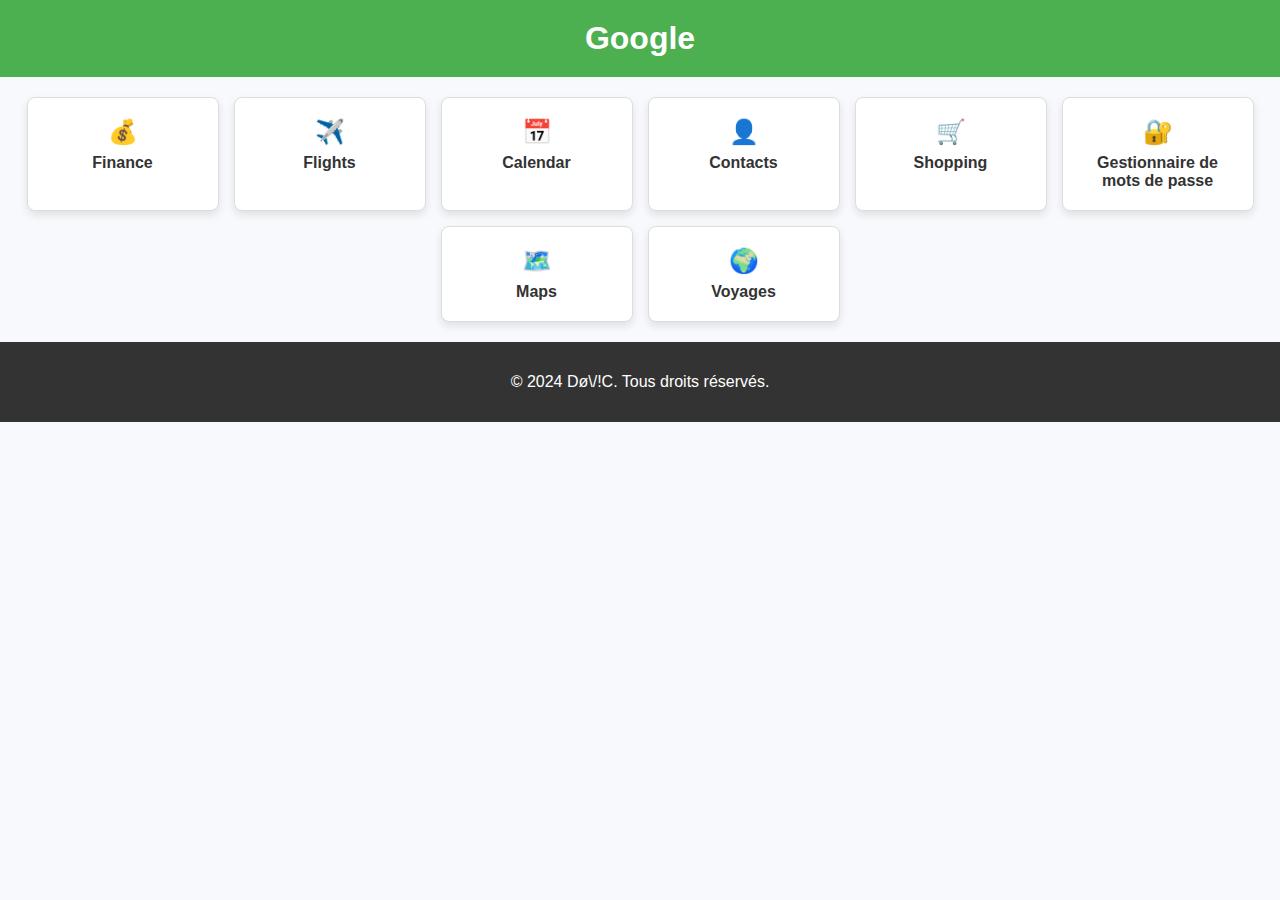
<file: index.html>
<!doctype html>
<html lang="fr">

<head>
    <meta charset="utf-8">
    <meta name="viewport" content="width=device-width, initial-scale=1.0">
    <title>Dø\/!C</title>

    <style>
        /* Style général */
        body {
            font-family: Arial, sans-serif;
            margin: 0;
            padding: 0;
            display: flex;
            flex-direction: column;
            align-items: center;
            text-align: center;
            background-color: #f7f9fc;
        }

        header {
            padding: 20px;
            background-color: #4CAF50;
            color: white;
            width: 100%;
        }

        h1 {
            margin: 0;
        }

        /* Conteneur de cartes */
        .card-container {
            display: flex;
            flex-wrap: wrap;
            gap: 15px;
            justify-content: center;
            padding: 20px;
        }

        /* Style de chaque carte */
        .card {
            background-color: #ffffff;
            border: 1px solid #ddd;
            border-radius: 8px;
            padding: 20px;
            width: 150px;
            text-align: center;
            box-shadow: 0 4px 8px rgba(0, 0, 0, 0.1);
            transition: transform 0.2s ease, box-shadow 0.2s ease;
        }

        .card a {
            text-decoration: none;
            color: #333;
            font-weight: bold;
            display: flex;
            flex-direction: column;
            align-items: center;
            gap: 8px;
        }

        .card a:hover {
            color: #4CAF50;
        }

        .card:hover {
            transform: scale(1.05);
            box-shadow: 0 6px 12px rgba(0, 0, 0, 0.2);
        }

        /* Pied de page */
        footer {
            margin-top: auto;
            padding: 15px;
            background-color: #333;
            color: white;
            width: 100%;
            text-align: center;
        }

        /* Icônes */
        .card-icon {
            font-size: 24px;
            color: #4CAF50;
        }
    </style>
</head>

<body>

    <header>
        <h1>Google</h1>
    </header>

    <main>
        <section class="card-container">
            <div class="card">
                <a href="#">
                    <span class="card-icon">💰</span>
                    Finance
                </a>
            </div>
            <div class="card">
                <a href="#">
                    <span class="card-icon">✈️</span>
                    Flights
                </a>
            </div>
            <div class="card">
                <a href="#">
                    <span class="card-icon">📅</span>
                    Calendar
                </a>
            </div>
            <div class="card">
                <a href="#">
                    <span class="card-icon">👤</span>
                    Contacts
                </a>
            </div>
            <div class="card">
                <a href="#">
                    <span class="card-icon">🛒</span>
                    Shopping
                </a>
            </div>
            <div class="card">
                <a href="#">
                    <span class="card-icon">🔐</span>
                    Gestionnaire de mots de passe
                </a>
            </div>
            <div class="card">
                <a href="#">
                    <span class="card-icon">🗺️</span>
                    Maps
                </a>
            </div>
            <div class="card">
                <a href="#">
                    <span class="card-icon">🌍</span>
                    Voyages
                </a>
            </div>
        </section>
    </main>

    <footer>
        <p>&copy; 2024 Dø\/!C. Tous droits réservés.</p>
    </footer>

</body>

</html>
</file>
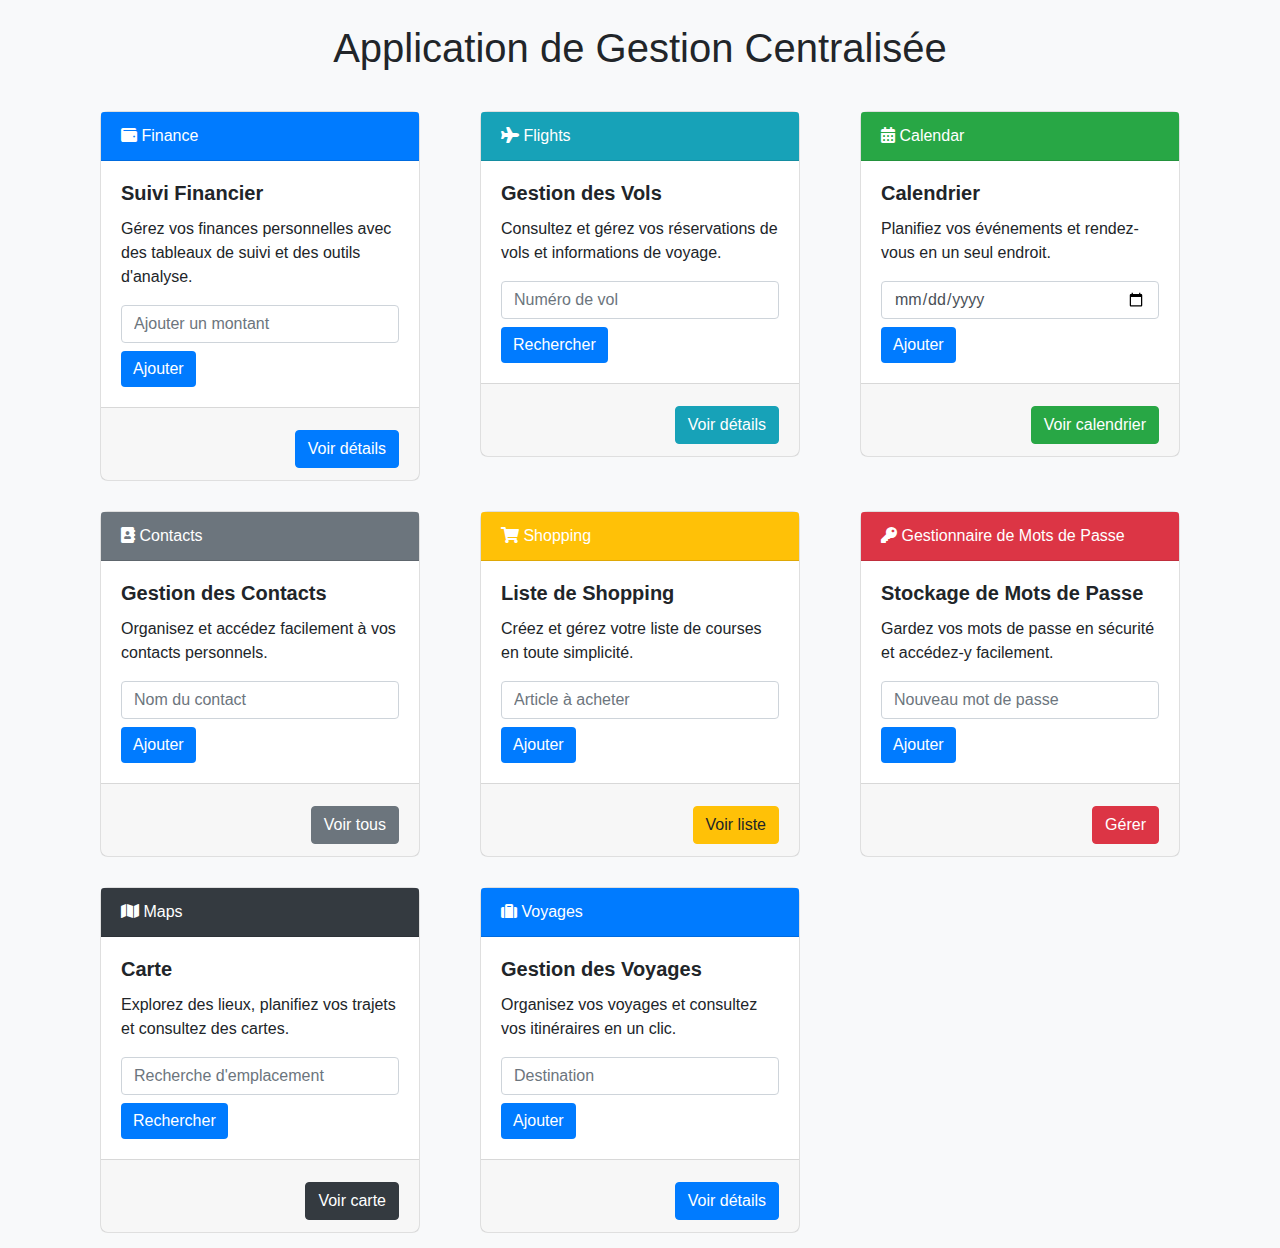
<file: 0.html>
<!DOCTYPE html>
<html lang="fr">

<head>
    <meta charset="UTF-8">
    <meta name="viewport" content="width=device-width, initial-scale=1.0">
    <title>Application de Gestion Centralisée</title>
    <!-- Bootstrap CSS -->
    <link href="https://maxcdn.bootstrapcdn.com/bootstrap/4.5.2/css/bootstrap.min.css" rel="stylesheet">
    <!-- Font Awesome CSS -->
    <link rel="stylesheet" href="https://cdnjs.cloudflare.com/ajax/libs/font-awesome/5.15.4/css/all.min.css">
    <style>
        /* Styles supplémentaires */
        body {
            background-color: #f8f9fa;
        }

        .card {
            margin: 15px;
            border-radius: 8px;
        }

        .card-title {
            font-weight: bold;
        }

        .container {
            margin-top: 20px;
        }

        .btn-custom {
            background-color: #007bff;
            color: #fff;
            border: none;
        }

        .btn-custom:hover {
            background-color: #0056b3;
            color: #fff;
        }

        .card-footer .btn {
            margin-top: 10px;
        }
    </style>
</head>

<body>
    <div class="container">
        <h1 class="text-center my-4">Application de Gestion Centralisée</h1>
        <div class="row">
            <!-- Carte Finance -->
            <div class="col-md-4">
                <div class="card">
                    <div class="card-header bg-primary text-white">
                        <i class="fas fa-wallet"></i> Finance
                    </div>
                    <div class="card-body">
                        <h5 class="card-title">Suivi Financier</h5>
                        <p class="card-text">Gérez vos finances personnelles avec des tableaux de suivi et des outils
                            d'analyse.</p>
                        <input type="number" class="form-control mb-2" placeholder="Ajouter un montant">
                        <button class="btn btn-custom">Ajouter</button>
                    </div>
                    <div class="card-footer text-right">
                        <button class="btn btn-primary">Voir détails</button>
                    </div>
                </div>
            </div>

            <!-- Carte Flights -->
            <div class="col-md-4">
                <div class="card">
                    <div class="card-header bg-info text-white">
                        <i class="fas fa-plane"></i> Flights
                    </div>
                    <div class="card-body">
                        <h5 class="card-title">Gestion des Vols</h5>
                        <p class="card-text">Consultez et gérez vos réservations de vols et informations de voyage.</p>
                        <input type="text" class="form-control mb-2" placeholder="Numéro de vol">
                        <button class="btn btn-custom">Rechercher</button>
                    </div>
                    <div class="card-footer text-right">
                        <button class="btn btn-info">Voir détails</button>
                    </div>
                </div>
            </div>

            <!-- Carte Calendar -->
            <div class="col-md-4">
                <div class="card">
                    <div class="card-header bg-success text-white">
                        <i class="fas fa-calendar-alt"></i> Calendar
                    </div>
                    <div class="card-body">
                        <h5 class="card-title">Calendrier</h5>
                        <p class="card-text">Planifiez vos événements et rendez-vous en un seul endroit.</p>
                        <input type="date" class="form-control mb-2">
                        <button class="btn btn-custom">Ajouter</button>
                    </div>
                    <div class="card-footer text-right">
                        <button class="btn btn-success">Voir calendrier</button>
                    </div>
                </div>
            </div>

            <!-- Carte Contacts -->
            <div class="col-md-4">
                <div class="card">
                    <div class="card-header bg-secondary text-white">
                        <i class="fas fa-address-book"></i> Contacts
                    </div>
                    <div class="card-body">
                        <h5 class="card-title">Gestion des Contacts</h5>
                        <p class="card-text">Organisez et accédez facilement à vos contacts personnels.</p>
                        <input type="text" class="form-control mb-2" placeholder="Nom du contact">
                        <button class="btn btn-custom">Ajouter</button>
                    </div>
                    <div class="card-footer text-right">
                        <button class="btn btn-secondary">Voir tous</button>
                    </div>
                </div>
            </div>

            <!-- Carte Shopping -->
            <div class="col-md-4">
                <div class="card">
                    <div class="card-header bg-warning text-white">
                        <i class="fas fa-shopping-cart"></i> Shopping
                    </div>
                    <div class="card-body">
                        <h5 class="card-title">Liste de Shopping</h5>
                        <p class="card-text">Créez et gérez votre liste de courses en toute simplicité.</p>
                        <input type="text" class="form-control mb-2" placeholder="Article à acheter">
                        <button class="btn btn-custom">Ajouter</button>
                    </div>
                    <div class="card-footer text-right">
                        <button class="btn btn-warning">Voir liste</button>
                    </div>
                </div>
            </div>

            <!-- Carte Gestionnaire de Mots de Passe -->
            <div class="col-md-4">
                <div class="card">
                    <div class="card-header bg-danger text-white">
                        <i class="fas fa-key"></i> Gestionnaire de Mots de Passe
                    </div>
                    <div class="card-body">
                        <h5 class="card-title">Stockage de Mots de Passe</h5>
                        <p class="card-text">Gardez vos mots de passe en sécurité et accédez-y facilement.</p>
                        <input type="password" class="form-control mb-2" placeholder="Nouveau mot de passe">
                        <button class="btn btn-custom">Ajouter</button>
                    </div>
                    <div class="card-footer text-right">
                        <button class="btn btn-danger">Gérer</button>
                    </div>
                </div>
            </div>

            <!-- Carte Maps -->
            <div class="col-md-4">
                <div class="card">
                    <div class="card-header bg-dark text-white">
                        <i class="fas fa-map"></i> Maps
                    </div>
                    <div class="card-body">
                        <h5 class="card-title">Carte</h5>
                        <p class="card-text">Explorez des lieux, planifiez vos trajets et consultez des cartes.</p>
                        <input type="text" class="form-control mb-2" placeholder="Recherche d'emplacement">
                        <button class="btn btn-custom">Rechercher</button>
                    </div>
                    <div class="card-footer text-right">
                        <button class="btn btn-dark">Voir carte</button>
                    </div>
                </div>
            </div>

            <!-- Carte Voyages -->
            <div class="col-md-4">
                <div class="card">
                    <div class="card-header bg-primary text-white">
                        <i class="fas fa-suitcase"></i> Voyages
                    </div>
                    <div class="card-body">
                        <h5 class="card-title">Gestion des Voyages</h5>
                        <p class="card-text">Organisez vos voyages et consultez vos itinéraires en un clic.</p>
                        <input type="text" class="form-control mb-2" placeholder="Destination">
                        <button class="btn btn-custom">Ajouter</button>
                    </div>
                    <div class="card-footer text-right">
                        <button class="btn btn-primary">Voir détails</button>
                    </div>
                </div>
            </div>
        </div>
    </div>

    <!-- Bootstrap JS and dependencies -->
    <script src="https://code.jquery.com/jquery-3.5.1.slim.min.js"></script>
    <script src="https://cdn.jsdelivr.net/npm/@popperjs/core@2.5.3/dist/umd/popper.min.js"></script>
    <script src="https://stackpath.bootstrapcdn.com/bootstrap/4.5.2/js/bootstrap.min.js"></script>
    <script>
        // JavaScript pour gérer les actions spécifiques à chaque carte
        document.querySelectorAll('.card').forEach(card => {
            card.querySelector('.btn-custom').addEventListener('click', (event) => {
                event.preventDefault();
                alert("Action non implémentée");
            });
        });
    </script>
</body>

</html>
</file>
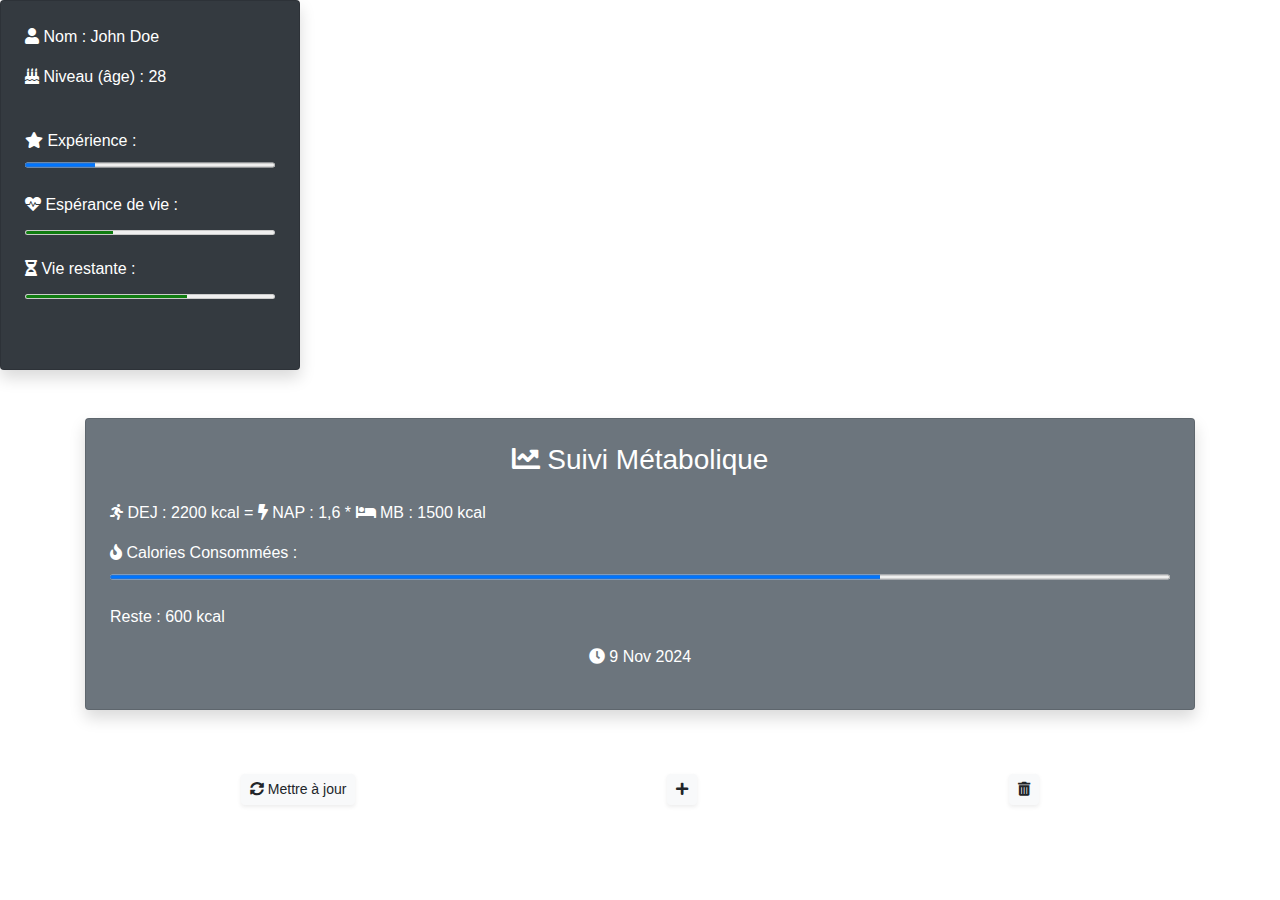
<file: backup/calc.html>
<!DOCTYPE html>
<html lang="fr">
<head>
    <meta charset="UTF-8"><meta name="viewport" content="width=device-width, initial-scale=1.0">
    <link href="https://maxcdn.bootstrapcdn.com/bootstrap/4.5.2/css/bootstrap.min.css" rel="stylesheet"><link rel="stylesheet" href="https://cdnjs.cloudflare.com/ajax/libs/font-awesome/5.15.4/css/all.min.css">
</head><body>




    <div class="card shadow bg-dark text-white p-4" style="max-width: 300px;">
        <section class="mb-4">
            <p><i class="fas fa-user"></i> Nom : <output name="nom-prenom">John Doe</output></p>
            <p><i class="fas fa-birthday-cake"></i> Niveau (âge) : <output name="niveau-age">28</output></p>
        </section>
        <section class="mb-4">
            <p><i class="fas fa-star"></i> Expérience : <progress value="28" max="100" class="w-100" style="height: 10px;">28%</progress></p>
            <p><i class="fas fa-heartbeat"></i> Espérance de vie : <meter min="0" max="80" value="28" class="w-100" style="height: 10px;">35%</meter></p>
            <p><i class="fas fa-hourglass-half"></i> Vie restante : <meter min="0" max="80" value="52" class="w-100" style="height: 10px;">65%</meter></p>
        </section>
    </div>

    <div class="container mt-5 mb-5">
        <div class="card shadow bg-secondary text-white p-4">
            <h3 class="text-center mb-4"><i class="fas fa-chart-line"></i> Suivi Métabolique</h3>
            
            <p>
                <span title="Dépense Énergétique Journalière (DEJ)"><i class="fas fa-running"></i> DEJ : <output id="depense_energetique_journaliere">2200</output> kcal</span> = 
                <span title="Niveau d'Activité Physique (NAP)"><i class="fas fa-bolt"></i> NAP : <output id="niveau_activite_physique">1,6</output></span> * 
                <span title="Métabolisme de Base (MB)"><i class="fas fa-bed"></i> MB : <output id="metabolisme_base">1500</output> kcal</span>
            </p>

            <p><i class="fas fa-fire"></i> Calories Consommées : <progress value="1600" max="2200" class="w-100" style="height: 10px;">1600</progress></p>
            <p>Reste : <output>600</output> kcal</p>
            
            <p class="text-center"><i class="fas fa-clock"></i> <time datetime="2024-11-09">9 Nov 2024</time></p>
        </div>
    </div>

    <!-- Barre d'actions en bas de la page -->
    <div class="p-3">
        <div class="container d-flex justify-content-around">
            <button class="btn btn-light btn-sm shadow-sm" onclick="document.getElementById('info-dialog').showModal()"><i class="fas fa-sync-alt"></i> Mettre à jour</button>
            <button class="btn btn-light btn-sm shadow-sm" title="Ajouter"><i class="fas fa-plus"></i></button>
            <button class="btn btn-light btn-sm shadow-sm" title="Supprimer"><i class="fas fa-trash-alt"></i></button>
        </div>
    </div>

    <!-- La boîte de dialogue contenant les champs de saisie -->
    <dialog id="info-dialog">
        <form method="dialog">
            <h2>Mettre à jour les informations</h2>

            <label for="nom">Nom :</label>
            <input type="text" id="nom" name="nom" required>

            <label for="prenom">Prénom :</label>
            <input type="text" id="prenom" name="prenom" required>

            <label for="date-naissance">Date de Naissance :</label>
            <input type="date" id="date-naissance" name="date-naissance" required>

            <label for="poids">Poids (kg) :</label>
            <input type="number" id="poids" name="poids" min="0" step="0.1" required>

            <label for="taille">Taille (cm) :</label>
            <input type="number" id="taille" name="taille" min="0" step="0.1" required>

            <label for="sexe">Sexe :</label>
            <select id="sexe" name="sexe" required>
            <option value="male">Masculin</option>
            <option value="female">Féminin</option>
            <option value="other">Autre</option>
            </select>

            <!-- Boutons pour confirmer ou annuler -->
            <menu>
            <button type="submit">Confirmer</button>
            <button type="button" onclick="document.getElementById('info-dialog').close()">Annuler</button>
            </menu>
        </form>
    </dialog>

    <!-- Bootstrap JS and dependencies -->
    <script src="https://code.jquery.com/jquery-3.5.1.slim.min.js"></script>
    <script src="https://cdn.jsdelivr.net/npm/@popperjs/core@2.5.3/dist/umd/popper.min.js"></script>
    <script src="https://stackpath.bootstrapcdn.com/bootstrap/4.5.2/js/bootstrap.min.js"></script>

</body>
</html>
</file>
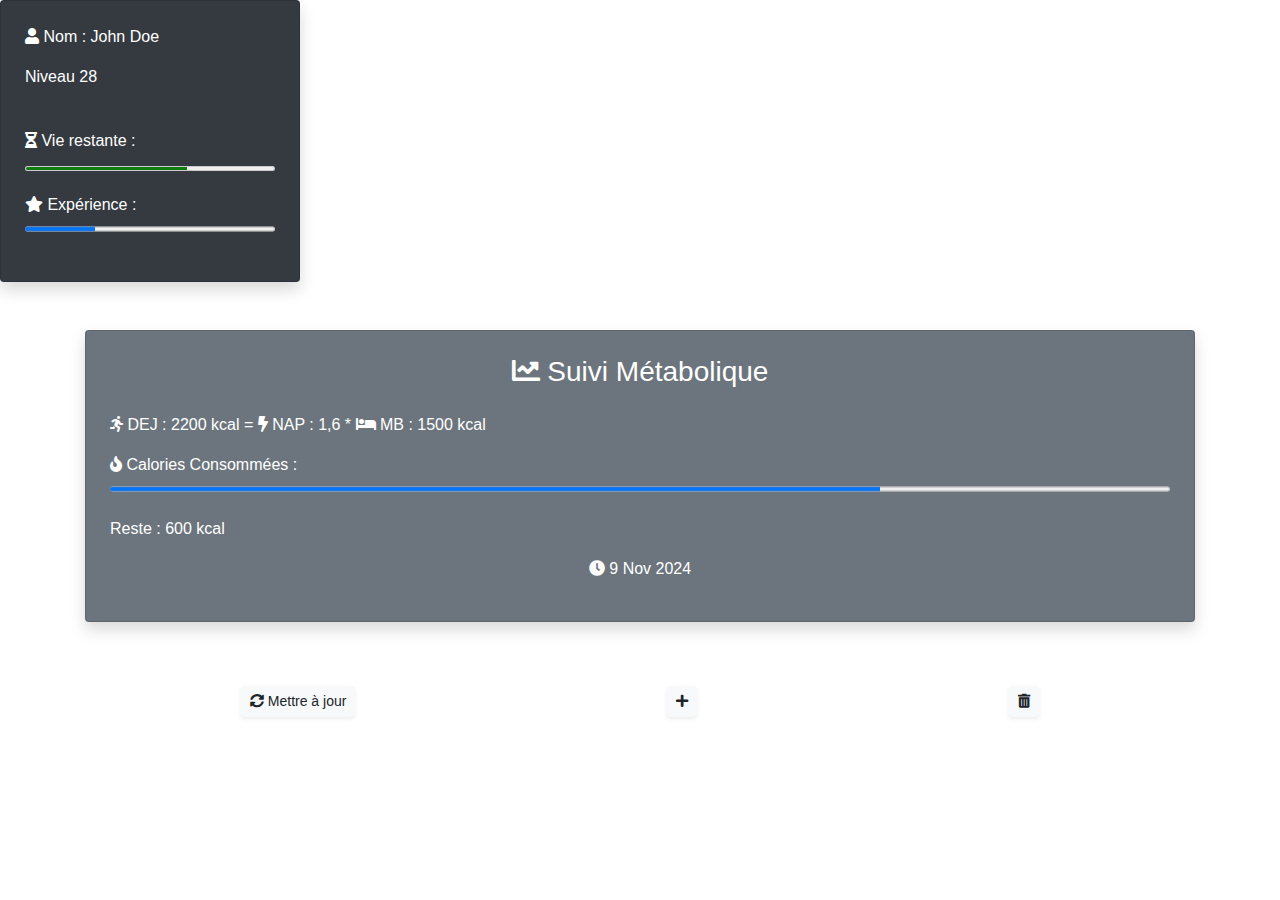
<file: backup/calc1.html>
<!DOCTYPE html>
<html lang="fr">
<head>
    <meta charset="UTF-8"><meta name="viewport" content="width=device-width, initial-scale=1.0">
    <link href="https://maxcdn.bootstrapcdn.com/bootstrap/4.5.2/css/bootstrap.min.css" rel="stylesheet"><link rel="stylesheet" href="https://cdnjs.cloudflare.com/ajax/libs/font-awesome/5.15.4/css/all.min.css">
</head><body>




    <div class="card shadow bg-dark text-white p-4" style="max-width: 300px;">
        <section class="mb-4">
            <p><i class="fas fa-user"></i> Nom : <output name="nom-prenom">John Doe</output></p>
            <p title="Age">Niveau <output name="niveau-age">28</output></p>
        </section>
        <section>
            <p><i class="fas fa-hourglass-half"></i> Vie restante : <meter min="0" max="80" value="52" class="w-100" style="height: 10px;">65%</meter></p>
            <p><i class="fas fa-star"></i> Expérience : <progress value="28" max="100" class="w-100" style="height: 10px;">28%</progress></p>
        </section>
    </div>

    <div class="container mt-5 mb-5">
        <div class="card shadow bg-secondary text-white p-4">
            <h3 class="text-center mb-4"><i class="fas fa-chart-line"></i> Suivi Métabolique</h3>
            
            <p>
                <span title="Dépense Énergétique Journalière (DEJ)"><i class="fas fa-running"></i> DEJ : <output id="depense_energetique_journaliere">2200</output> kcal</span> = 
                <span title="Niveau d'Activité Physique (NAP)"><i class="fas fa-bolt"></i> NAP : <output id="niveau_activite_physique">1,6</output></span> * 
                <span title="Métabolisme de Base (MB)"><i class="fas fa-bed"></i> MB : <output id="metabolisme_base">1500</output> kcal</span>
            </p>

            <p><i class="fas fa-fire"></i> Calories Consommées : <progress value="1600" max="2200" class="w-100" style="height: 10px;">1600</progress></p>
            <p>Reste : <output>600</output> kcal</p>
            
            <p class="text-center"><i class="fas fa-clock"></i> <time datetime="2024-11-09">9 Nov 2024</time></p>
        </div>
    </div>

    <!-- Barre d'actions en bas de la page -->
    <div class="p-3">
        <div class="container d-flex justify-content-around">
            <button class="btn btn-light btn-sm shadow-sm" onclick="document.getElementById('info-dialog').showModal()"><i class="fas fa-sync-alt"></i> Mettre à jour</button>
            <button class="btn btn-light btn-sm shadow-sm" title="Ajouter"><i class="fas fa-plus"></i></button>
            <button class="btn btn-light btn-sm shadow-sm" title="Supprimer"><i class="fas fa-trash-alt"></i></button>
        </div>
    </div>

    <!-- La boîte de dialogue contenant les champs de saisie -->
    <dialog id="info-dialog">
        <form method="dialog">
            <h2>Mettre à jour les informations</h2>

            <label for="nom">Nom :</label>
            <input type="text" id="nom" name="nom" required>

            <label for="prenom">Prénom :</label>
            <input type="text" id="prenom" name="prenom" required>

            <label for="date-naissance">Date de Naissance :</label>
            <input type="date" id="date-naissance" name="date-naissance" required>

            <label for="poids">Poids (kg) :</label>
            <input type="number" id="poids" name="poids" min="0" step="0.1" required>

            <label for="taille">Taille (cm) :</label>
            <input type="number" id="taille" name="taille" min="0" step="0.1" required>

            <label for="sexe">Sexe :</label>
            <select id="sexe" name="sexe" required>
                <option value="male">Masculin</option>
                <option value="female">Féminin</option>
                <option value="other">Autre</option>
            </select>

            <!-- Sélection du niveau d'activité physique -->
            <label>Niveau d'Activité Physique :</label>
            <div>
                <input type="radio" id="faible" name="nap" value="1.2" required>
                <label for="faible">Faible (sédentaire)</label>
            </div>
            <div>
                <input type="radio" id="modere" name="nap" value="1.55" required>
                <label for="modere">Modéré (activité légère à modérée)</label>
            </div>
            <div>
                <input type="radio" id="eleve" name="nap" value="1.9" required>
                <label for="eleve">Élevé (activité intense)</label>
            </div>

            <!-- Boutons pour confirmer ou annuler -->
            <menu>
                <button type="submit">Confirmer</button>
                <button type="button" onclick="document.getElementById('info-dialog').close()">Annuler</button>
            </menu>
        </form>
    </dialog>

    <!-- Bootstrap JS and dependencies -->
    <script src="https://code.jquery.com/jquery-3.5.1.slim.min.js"></script>
    <script src="https://cdn.jsdelivr.net/npm/@popperjs/core@2.5.3/dist/umd/popper.min.js"></script>
    <script src="https://stackpath.bootstrapcdn.com/bootstrap/4.5.2/js/bootstrap.min.js"></script>

    <script>
        document.querySelector('#info-dialog form').addEventListener('onchange', function (event) {
            event.preventDefault();
            
            // Récupération des données | formulaire
            const nom = document.getElementById('nom').value;
            const prenom = document.getElementById('prenom').value;
            const dateNaissance = new Date(document.getElementById('date-naissance').value);
            const poids = parseFloat(document.getElementById('poids').value);
            const taille = parseFloat(document.getElementById('taille').value);
            const sexe = document.getElementById('sexe').value;
            const nap = parseFloat(document.querySelector('input[name="nap"]:checked').value);

// Calcul de l'âge
const ageDifMs = Date.now() - dateNaissance.getTime();
const ageDate = new Date(ageDifMs);
const age = Math.abs(ageDate.getUTCFullYear() - 1970);

// Calcul du métabolisme de base (MB)
let MB;
if (sexe === 'male') {
    MB = 10 * poids + 6.25 * taille - 5 * age + 5;
} else if (sexe === 'female') {
    MB = 10 * poids + 6.25 * taille - 5 * age - 161;
} else {
    MB = 10 * poids + 6.25 * taille - 5 * age;
}

// Calcul du DEJ en utilisant le NAP sélectionné
const DEJ = MB * nap;

            // Mise à jour des éléments | sortie
            document.querySelector('output[name="nom-prenom"]').textContent = `${nom} ${prenom}`;
            document.querySelector('output[name="niveau-age"]').textContent = age;
            
            document.getElementById('metabolisme_base').textContent = Math.round(MB);
            document.getElementById('niveau_activite_physique').textContent = nap.toFixed(1);
            document.getElementById('depense_energetique_journaliere').textContent = Math.round(DEJ);

            document.querySelector('progress').value = age;
            document.querySelector('meter').value = age;
            document.querySelectorAll('meter')[1].value = 80 - age;

            document.getElementById('info-dialog').close();
        });
    </script>


</body>
</html>
</file>
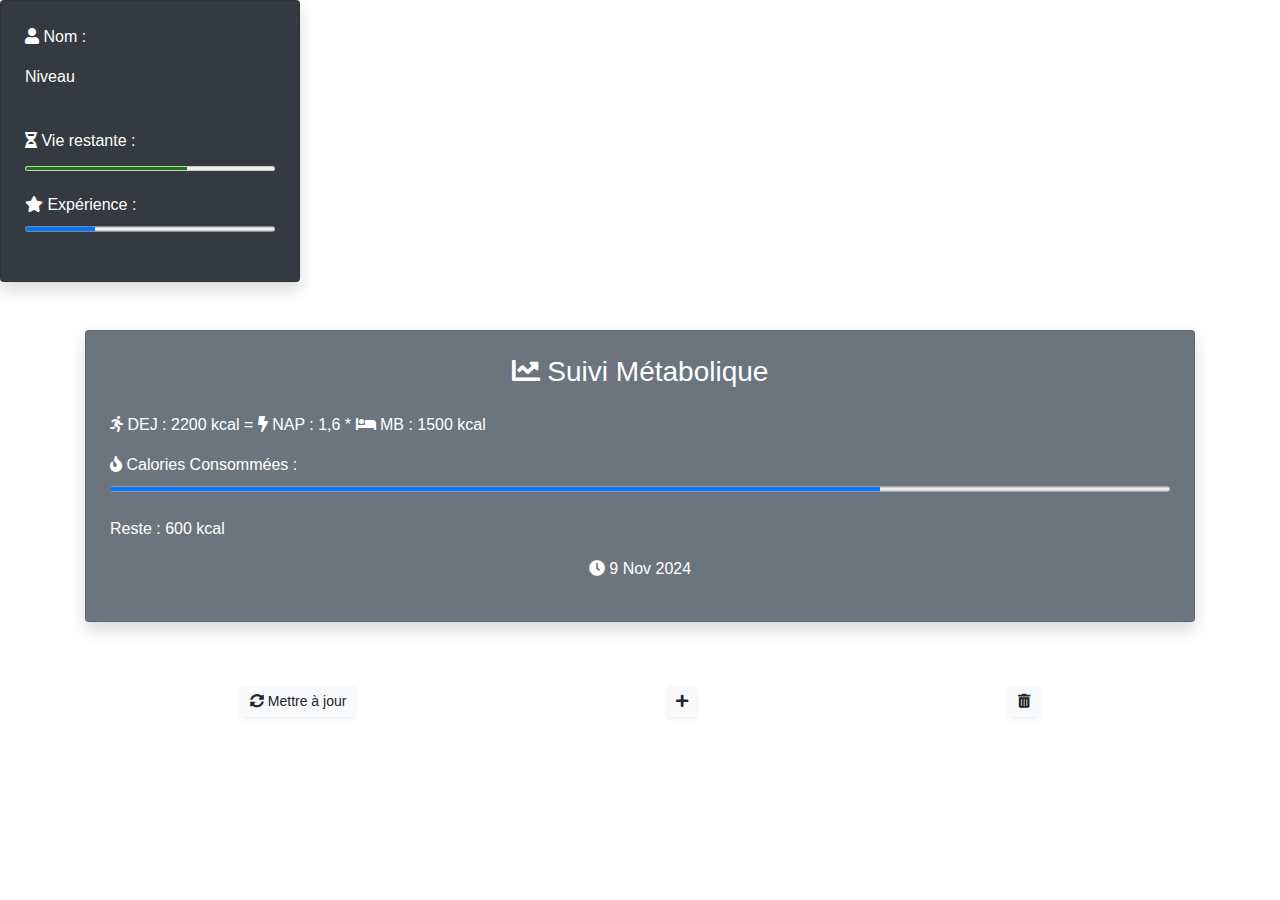
<file: backup/calc2.html>
<!DOCTYPE html>
<html lang="fr">
<head>
    <meta charset="UTF-8"><meta name="viewport" content="width=device-width, initial-scale=1.0">
    <link href="https://maxcdn.bootstrapcdn.com/bootstrap/4.5.2/css/bootstrap.min.css" rel="stylesheet"><link rel="stylesheet" href="https://cdnjs.cloudflare.com/ajax/libs/font-awesome/5.15.4/css/all.min.css">
</head><body>



    <!-- La boîte de dialogue contenant les champs de saisie -->
    <dialog id="info-dialog">
        <form method="dialog">
            <h2>Mettre à jour les informations</h2>

                <!-- Dialog > Form > Input > Type -->
                <label for="Nom">Nom :</label>
                <input type="text" id="Nom" name="Nom" required>

                <label for="Prenom">Prénom :</label>
                <input type="text" id="Prenom" name="Prenom" required>

                <label for="DateNaissance">Date de Naissance :</label>
                <input type="date" id="DateNaissance" name="DateNaissance" required>

                <label for="Poids">Poids (kg) :</label>
                <input type="number" id="Poids" name="Poids" min="0" step="0.1" required>

                <label for="Taille">Taille (cm) :</label>
                <input type="number" id="Taille" name="Taille" min="0" step="0.1" required>

                <label for="Sexe">Sexe :</label>
                <select id="Sexe" name="Sexe" required>
                    <option value="male">Masculin</option>
                    <option value="female">Féminin</option>
                    <option value="other">Autre</option>
                </select>

                <!-- Modification des noms pour le niveau d'activité physique -->
                <label>Niveau d'Activité Physique :</label>
                <div>
                    <input type="radio" id="Faible" name="Nap" value="1.2" required>
                    <label for="Faible">Faible (sédentaire)</label>
                </div>
                <div>
                    <input type="radio" id="Modere" name="Nap" value="1.55" required>
                    <label for="Modere">Modéré (activité légère à modérée)</label>
                </div>
                <div>
                    <input type="radio" id="Eleve" name="Nap" value="1.9" required>
                    <label for="Eleve">Élevé (activité intense)</label>
                </div>


            <!-- Boutons pour confirmer ou annuler -->
            <menu>
                <button type="submit">Confirmer</button>
                <button type="button" onclick="document.getElementById('info-dialog').close()">Annuler</button>
            </menu>
        </form>
    </dialog>
    <!-- La boîte de dialogue contenant les champs de saisie -->



    <div class="card shadow bg-dark text-white p-4" style="max-width: 300px;">
        <section class="mb-4">
            <p><i class="fas fa-user"></i> Nom : <output name="nom-prenom"></output></p>
            <p title="Age">Niveau <output name="niveau-age"></output></p>
        </section>
        <section>
            <p><i class="fas fa-hourglass-half"></i> Vie restante : <meter min="0" max="80" value="52" class="w-100" style="height: 10px;">65%</meter></p>
            <p><i class="fas fa-star"></i> Expérience : <progress value="28" max="100" class="w-100" style="height: 10px;">28%</progress></p>
        </section>
    </div>

    <div class="container mt-5 mb-5">
        <div class="card shadow bg-secondary text-white p-4">
            <h3 class="text-center mb-4"><i class="fas fa-chart-line"></i> Suivi Métabolique</h3>
            
            <p>
                <span title="Dépense Énergétique Journalière (DEJ)"><i class="fas fa-running"></i> DEJ : <output id="depense_energetique_journaliere">2200</output> kcal</span> = 
                <span title="Niveau d'Activité Physique (NAP)"><i class="fas fa-bolt"></i> NAP : <output id="niveau_activite_physique">1,6</output></span> * 
                <span title="Métabolisme de Base (MB)"><i class="fas fa-bed"></i> MB : <output id="metabolisme_base">1500</output> kcal</span>
            </p>

            <p><i class="fas fa-fire"></i> Calories Consommées : <progress value="1600" max="2200" class="w-100" style="height: 10px;">1600</progress></p>
            <p>Reste : <output>600</output> kcal</p>
            
            <p class="text-center"><i class="fas fa-clock"></i> <time datetime="2024-11-09">9 Nov 2024</time></p>
        </div>
    </div>

    <!-- Barre d'actions -->
    <div class="p-3">
        <div class="container d-flex justify-content-around">
            <button class="btn btn-light btn-sm shadow-sm" onclick="document.getElementById('info-dialog').showModal()"><i class="fas fa-sync-alt"></i> Mettre à jour</button>
            <button class="btn btn-light btn-sm shadow-sm" title="Ajouter"><i class="fas fa-plus"></i></button>
            <button class="btn btn-light btn-sm shadow-sm" title="Supprimer"><i class="fas fa-trash-alt"></i></button>
        </div>
    </div>

    <!-- Bootstrap JS and dependencies -->
    <script src="https://code.jquery.com/jquery-3.5.1.slim.min.js"></script>
    <script src="https://cdn.jsdelivr.net/npm/@popperjs/core@2.5.3/dist/umd/popper.min.js"></script>
    <script src="https://stackpath.bootstrapcdn.com/bootstrap/4.5.2/js/bootstrap.min.js"></script>

    <script>
document.querySelector('#info-dialog form').addEventListener('submit', function (event) {
    event.preventDefault();
    
    // Récupération des données du formulaire
    const Nom = document.getElementById('Nom').value;
    const Prenom = document.getElementById('Prenom').value;
    const DateNaissance = new Date(document.getElementById('DateNaissance').value);
    const Poids = parseFloat(document.getElementById('Poids').value);
    const Taille = parseFloat(document.getElementById('Taille').value);
    const Sexe = document.getElementById('Sexe').value;
    const Nap = parseFloat(document.querySelector('input[name="Nap"]:checked').value);

    // Calcul de l'âge
    const Age = new Date().getFullYear() - DateNaissance.getFullYear();

    // Formule de Devine pour poids idéal
    const PoidsIdealDevine = (Sexe === "male") 
        ? 50 + 2.3 * ((Taille / 2.54) - 60) 
        : 45.5 + 2.3 * ((Taille / 2.54) - 60);

    // Formule de Lorentz pour poids idéal
    const PoidsIdealLorentz = (Sexe === "male") 
        ? Taille - 100 - ((Taille - 150) / 4) 
        : Taille - 100 - ((Taille - 150) / 2.5);

    // Formule de Harris-Benedict (MB)
    const MB_HarrisBenedict = (Sexe === "male") 
        ? 88.362 + (13.397 * Poids) + (4.799 * Taille) - (5.677 * Age) 
        : 447.593 + (9.247 * Poids) + (3.098 * Taille) - (4.330 * Age);

    // Équation de Black et Al (MB)
    const MB_BlackEtAl = (Sexe === "male") 
        ? 1.083 * Poids ** 0.48 * Taille ** 0.50 * Age ** -0.13 
        : 0.963 * Poids ** 0.48 * Taille ** 0.50 * Age ** -0.13;

    // Équation de Mifflin-St Jeor (MB)
    const MB_MifflinStJeor = (Sexe === "male") 
        ? (10 * Poids) + (6.25 * Taille) - (5 * Age) + 5 
        : (10 * Poids) + (6.25 * Taille) - (5 * Age) - 161;

    // Calcul de la DEJ (Dépense Énergétique Journalière) en fonction du NAP
    const DEJ_HarrisBenedict = MB_HarrisBenedict * Nap;
    const DEJ_BlackEtAl = MB_BlackEtAl * Nap;
    const DEJ_MifflinStJeor = MB_MifflinStJeor * Nap;

    // Choix de la formule pour l'affichage (par exemple Harris-Benedict)
    const MB = MB_HarrisBenedict;
    const DEJ = DEJ_HarrisBenedict;

    // Mise à jour des éléments de sortie
    document.querySelector('output[name="nom-prenom"]').textContent = `${Nom} ${Prenom}`;
    document.querySelector('output[name="niveau-age"]').textContent = Age;
    
    document.getElementById('metabolisme_base').textContent = Math.round(MB);
    document.getElementById('niveau_activite_physique').textContent = Nap.toFixed(1);
    document.getElementById('depense_energetique_journaliere').textContent = Math.round(DEJ);

    document.querySelector('progress').value = Age;
    document.querySelector('meter').value = Age;
    document.querySelector('meter').value = 80 - Age;

    document.getElementById('info-dialog').close();
});

    </script>


</body>
</html>
</file>
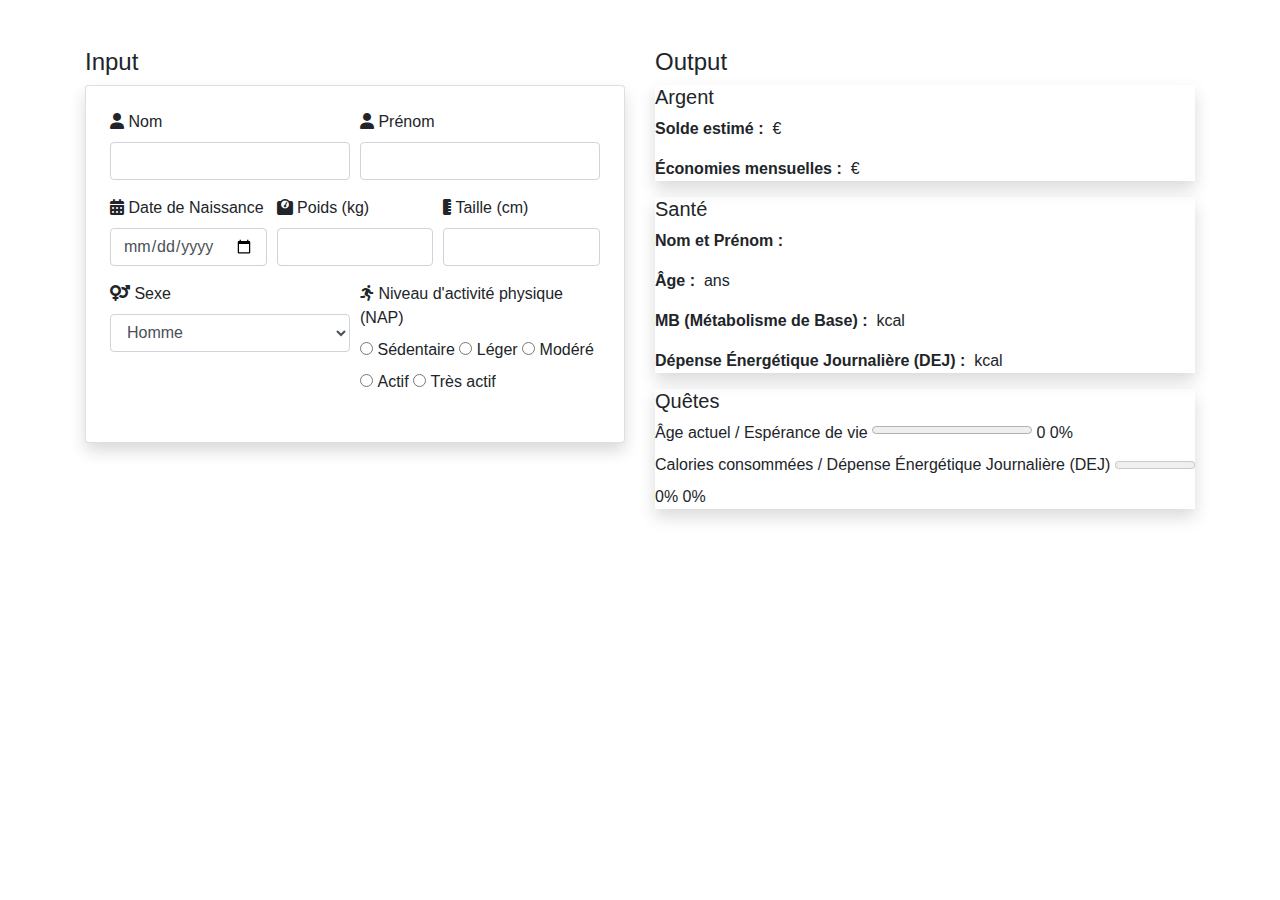
<file: backup/calc3.html>
<!DOCTYPE html>
<html lang="fr">
<head>
    <meta charset="UTF-8">
    <meta name="viewport" content="width=device-width, initial-scale=1.0">
    <title>PattySecretFormula</title>
    <link href="https://cdnjs.cloudflare.com/ajax/libs/font-awesome/6.0.0-beta3/css/all.min.css" rel="stylesheet">
    <link href="https://maxcdn.bootstrapcdn.com/bootstrap/4.5.2/css/bootstrap.min.css" rel="stylesheet">

    <link rel="stylesheet" href=""><!-- Custom -->
</head>

<body>
    <div class="container mt-5">
        <div class="row">

            <!-- <input> Données -->
            <div class="col-md-6">
                <h4>Input</h4>
                <div id="info-dialog" class="card p-4 shadow">
                    <form id="calculation-form">
                        <!-- Nom et Prénom -->
                        <div class="form-row">
                            <div class="form-group col-md-6">
                                <label for="Nom"><i class="fas fa-user"></i> Nom</label>
                                <input type="text" id="Nom" class="form-control" required>
                            </div>
                            <div class="form-group col-md-6">
                                <label for="Prenom"><i class="fas fa-user"></i> Prénom</label>
                                <input type="text" id="Prenom" class="form-control" required>
                            </div>
                        </div>
                        
                        <!-- Date de Naissance, Poids et Taille -->
                        <div class="form-row">
                            <div class="form-group col-md-4">
                                <label for="DateNaissance"><i class="fas fa-calendar-alt"></i> Date de Naissance</label>
                                <input type="date" id="DateNaissance" class="form-control" required>
                            </div>
                            <div class="form-group col-md-4">
                                <label for="Poids"><i class="fas fa-weight"></i> Poids (kg)</label>
                                <input type="number" id="Poids" class="form-control" required>
                            </div>
                            <div class="form-group col-md-4">
                                <label for="Taille"><i class="fas fa-ruler-vertical"></i> Taille (cm)</label>
                                <input type="number" id="Taille" class="form-control" required>
                            </div>
                        </div>
                        
                        <!-- Sexe et Niveau d'activité physique (NAP) -->
                        <div class="form-row">
                            <div class="form-group col-md-6">
                                <label for="Sexe"><i class="fas fa-venus-mars"></i> Sexe</label>
                                <select id="Sexe" class="form-control" required>
                                    <option value="male">Homme</option>
                                    <option value="female">Femme</option>
                                </select>
                            </div>
                            <div class="form-group col-md-6">
                                <label><i class="fas fa-running"></i> Niveau d'activité physique (NAP)</label>
                                <div>
                                    <input type="radio" name="Nap" value="1.2" required> <label>Sédentaire</label>
                                    <input type="radio" name="Nap" value="1.375" required> <label>Léger</label>
                                    <input type="radio" name="Nap" value="1.55" required> <label>Modéré</label>
                                    <input type="radio" name="Nap" value="1.725" required> <label>Actif</label>
                                    <input type="radio" name="Nap" value="1.9" required> <label>Très actif</label>
                                </div>
                            </div>
                        </div>
                    </form>
                </div>
            </div>

            <!-- <output> Résultats -->
            <div class="col-md-6">
                <h4>Output</h4>
                <!-- Carte Argent -->
                <div class="result-card shadow">
                    <h5>Argent</h5>
                    <p><strong>Solde estimé :</strong> <output id="SoldeEstime"></output> €</p>
                    <p><strong>Économies mensuelles :</strong> <output id="EconomiesMensuelles"></output> €</p>
                </div>
                
                <!-- Carte Santé -->
                <div class="result-card shadow">
                    <h5>Santé</h5>
                    <p><strong>Nom et Prénom :</strong> <output id="NomPrenom"></output></p>
                    <p><strong>Âge :</strong> <output id="NiveauAge"></output> ans</p>                
                    <p><strong>MB (Métabolisme de Base) :</strong> <output id="MetabolismeBase"></output> kcal</p>
                    <p><strong>Dépense Énergétique Journalière (DEJ) :</strong> <output id="DepenseEnergetiqueJournaliere"></output> kcal</p>
                </div>
                
                <!-- Carte Objectifs -->
                <div class="result-card shadow">
                    <h5>Quêtes</h5>
                    
                    <!-- Age / Esperance de vie par Sexe -->
                    <div class="TempsRestant">
                        <label class="progress-label">Âge actuel / Espérance de vie</label>
                        <progress id="TempsRestant_progress" max="100" value="0"></progress>
                        <output id="TempsRestantDecimal">0</output>
                        <output id="TempsRestantPourcentage">0%</output>
                    </div>
                    
                    <!-- Barre de calories consommées - DEJ -->
                    <div class="ObjectifCalories">
                        <label class="progress-label">Calories consommées / Dépense Énergétique Journalière (DEJ)</label>
                        <meter id="Calories_meter" min="0" max="2500" value="0"></meter>
                        <output id="CaloriesPercentage">0%</output>
                        <output id="CaloriesDecimal">0%</output>
                    </div>

                </div>
            </div>

        </div>
    </div>

    <script src="https://code.jquery.com/jquery-3.5.1.min.js"></script>
    <script src="https://cdnjs.cloudflare.com/ajax/libs/popper.js/1.16.0/umd/popper.min.js"></script>
    <script src="https://maxcdn.bootstrapcdn.com/bootstrap/4.5.2/js/bootstrap.min.js"></script>

    <script>
    // Fonction de calcul et d'affichage automatique des résultats
    function calculateAndDisplayResults() {
        const Nom = document.getElementById('Nom').value;
        const Prenom = document.getElementById('Prenom').value;
        const DateNaissance = new Date(document.getElementById('DateNaissance').value);
        const Poids = parseFloat(document.getElementById('Poids').value);
        const Taille = parseFloat(document.getElementById('Taille').value);
        const Sexe = document.getElementById('Sexe').value;
        const NapElement = document.querySelector('input[name="Nap"]:checked');
        if (!Nom || !Prenom || !DateNaissance || !Poids || !Taille || !Sexe || !NapElement) return;

        const Nap = parseFloat(NapElement.value);
        const Age = new Date().getFullYear() - DateNaissance.getFullYear();

        // Calcul Métabolisme Basal (MB) avec la formule de Harris-Benedict
        const MB_HarrisBenedict = (Sexe === "male") 
            ? 88.362 + (13.397 * Poids) + (4.799 * Taille) - (5.677 * Age) 
            : 447.593 + (9.247 * Poids) + (3.098 * Taille) - (4.330 * Age);

        const DEJ_HarrisBenedict = MB_HarrisBenedict * Nap;
        const MB = MB_HarrisBenedict;
        const DEJ = DEJ_HarrisBenedict;

        // Calculations for financial example (for demo purposes)
        const SoldeEstime = 2000 + Age * 10; // Placeholder example calculation
        const EconomiesMensuelles = 200 + Nap * 50; // Placeholder example calculation

        // Mise à jour des éléments de sortie
        document.querySelector('output[name="nom-prenom"]').textContent = `${Nom} ${Prenom}`;
        document.querySelector('output[name="niveau-age"]').textContent = Age;
        document.getElementById('metabolisme_base').textContent = Math.round(MB);
        document.getElementById('depense_energetique_journaliere').textContent = Math.round(DEJ);

        // Output financial details
        document.getElementById('solde_estime').textContent = SoldeEstime.toFixed(2);
        document.getElementById('economies_mensuelles').textContent = EconomiesMensuelles.toFixed(2);

        document.querySelector('progress').value = Age;
        document.querySelector('meter').value = Age;
    }

    document.querySelectorAll('#calculation-form input, #calculation-form select').forEach(element => {
        element.addEventListener('input', calculateAndDisplayResults);
    });
    </script><!-- Custom -->

</body>
</html>
</file>
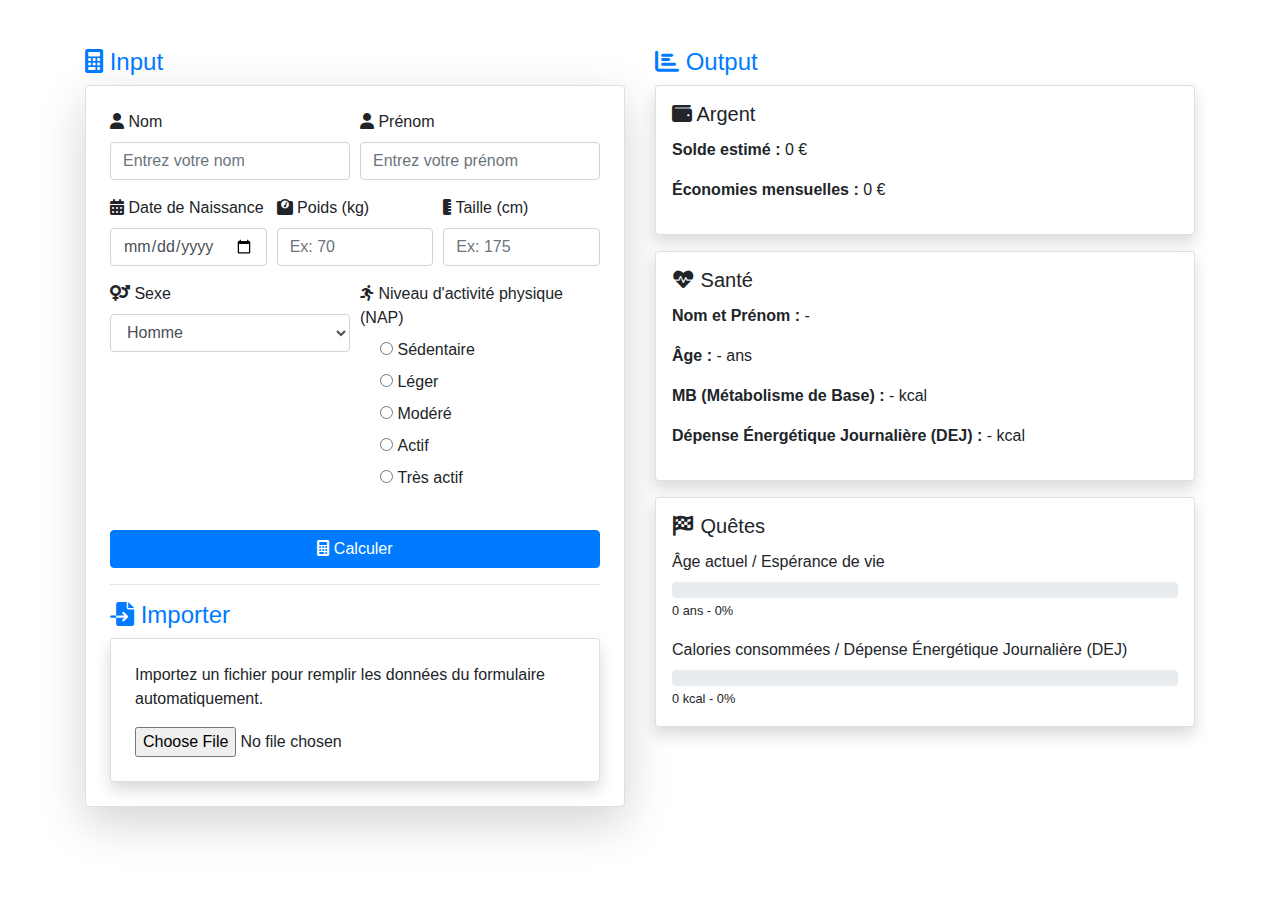
<file: v1/app.html>
<!DOCTYPE html>
<html lang="fr">
<head>
    <meta charset="UTF-8">
    <meta name="viewport" content="width=device-width, initial-scale=1.0">
    <title>PattySecretFormula</title>
    <link href="https://cdnjs.cloudflare.com/ajax/libs/font-awesome/6.0.0-beta3/css/all.min.css" rel="stylesheet">
    <link href="https://maxcdn.bootstrapcdn.com/bootstrap/4.5.2/css/bootstrap.min.css" rel="stylesheet">
</head>
<body>
    <div class="container mt-5">
        <div class="row">
            <div class="col-md-6">
                <h4 class="text-primary"><i class="fas fa-calculator"></i> Input</h4>
                <div id="info-dialog" class="card p-4 shadow-lg">
                    <form id="calculation-form">
                        <div class="form-row">
                            <div class="form-group col-md-6">
                                <label for="Nom"><i class="fas fa-user"></i> Nom</label>
                                <input type="text" id="Nom" class="form-control" placeholder="Entrez votre nom" required>
                            </div>
                            <div class="form-group col-md-6">
                                <label for="Prenom"><i class="fas fa-user"></i> Prénom</label>
                                <input type="text" id="Prenom" class="form-control" placeholder="Entrez votre prénom" required>
                            </div>
                        </div>
                        
                        <div class="form-row">
                            <div class="form-group col-md-4">
                                <label for="DateNaissance"><i class="fas fa-calendar-alt"></i> Date de Naissance</label>
                                <input type="date" id="DateNaissance" class="form-control" required>
                            </div>
                            <div class="form-group col-md-4">
                                <label for="Poids"><i class="fas fa-weight"></i> Poids (kg)</label>
                                <input type="number" id="Poids" class="form-control" placeholder="Ex: 70" required>
                            </div>
                            <div class="form-group col-md-4">
                                <label for="Taille"><i class="fas fa-ruler-vertical"></i> Taille (cm)</label>
                                <input type="number" id="Taille" class="form-control" placeholder="Ex: 175" required>
                            </div>
                        </div>
                        
                        <div class="form-row">
                            <div class="form-group col-md-6">
                                <label for="Sexe"><i class="fas fa-venus-mars"></i> Sexe</label>
                                <select id="Sexe" class="form-control" required>
                                    <option value="male">Homme</option>
                                    <option value="female">Femme</option>
                                </select>
                            </div>
                            <div class="form-group col-md-6">
                                <label><i class="fas fa-running"></i> Niveau d'activité physique (NAP)</label>
                                <div>
                                    <div class="form-check">
                                        <input type="radio" name="Nap" id="sedentaire" value="1.2" required>
                                        <label for="sedentaire" data-toggle="tooltip" title="Peu d'activité">Sédentaire</label>
                                    </div>
                                    <div class="form-check">
                                        <input type="radio" name="Nap" id="leger" value="1.375" required>
                                        <label for="leger" data-toggle="tooltip" title="Activité légère">Léger</label>
                                    </div>
                                    <div class="form-check">
                                        <input type="radio" name="Nap" id="modere" value="1.55" required>
                                        <label for="modere" data-toggle="tooltip" title="Activité modérée">Modéré</label>
                                    </div>
                                    <div class="form-check">
                                        <input type="radio" name="Nap" id="actif" value="1.725" required>
                                        <label for="actif" data-toggle="tooltip" title="Activité intense">Actif</label>
                                    </div>
                                    <div class="form-check">
                                        <input type="radio" name="Nap" id="tresActif" value="1.9" required>
                                        <label for="tresActif" data-toggle="tooltip" title="Activité très intense">Très actif</label>
                                    </div>
                                </div>
                            </div>
                        </div>
                        <button type="submit" class="btn btn-primary mt-3 w-100"><i class="fas fa-calculator"></i> Calculer</button>
                    </form>

                    <hr>

                    <h4 class="text-primary"><i class="fas fa-file-import"></i> Importer</h4>
                    <div class="card shadow p-4">
                        <p>Importez un fichier pour remplir les données du formulaire automatiquement.</p>
                        <input type="file" id="fileInput" class="form-control-file" accept=".csv">
                    </div>
                </div>
            </div>

            <div class="col-md-6">
                <h4 class="text-primary"><i class="fas fa-chart-bar"></i> Output</h4>
                <div class="card shadow mb-3 p-3">
                    <h5 class="card-title"><i class="fas fa-wallet"></i> Argent</h5>
                    <p><strong>Solde estimé :</strong> <span id="SoldeEstime">0</span> €</p>
                    <p><strong>Économies mensuelles :</strong> <span id="EconomiesMensuelles">0</span> €</p>
                </div>
                
                <div class="card shadow mb-3 p-3">
                    <h5 class="card-title"><i class="fas fa-heartbeat"></i> Santé</h5>
                    <p><strong>Nom et Prénom :</strong> <span id="NomPrenom">-</span></p>
                    <p><strong>Âge :</strong> <span id="NiveauAge">-</span> ans</p>                
                    <p><strong>MB (Métabolisme de Base) :</strong> <span id="MetabolismeBase">-</span> kcal</p>
                    <p><strong>Dépense Énergétique Journalière (DEJ) :</strong> <span id="DepenseEnergetiqueJournaliere">-</span> kcal</p>
                </div>
                
                <div class="card shadow p-3">
                    <h5 class="card-title"><i class="fas fa-flag-checkered"></i> Quêtes</h5>
                    <div class="mb-3">
                        <label class="progress-label">Âge actuel / Espérance de vie</label>
                        <div class="progress">
                            <div id="TempsRestant_progress" class="progress-bar" role="progressbar" style="width: 0%"></div>
                        </div>
                        <small><span id="TempsRestantDecimal">0</span> ans - <span id="TempsRestantPourcentage">0%</span></small>
                    </div>
                    
                    <div>
                        <label class="progress-label">Calories consommées / Dépense Énergétique Journalière (DEJ)</label>
                        <div class="progress">
                            <div id="Calories_meter" class="progress-bar bg-warning" role="progressbar" style="width: 0%"></div>
                        </div>
                        <small><span id="CaloriesDecimal">0</span> kcal - <span id="CaloriesPercentage">0%</span></small>
                    </div>
                </div>
            </div>

        </div>
    </div>

    <script src="https://code.jquery.com/jquery-3.5.1.min.js"></script>
    <script src="https://cdnjs.cloudflare.com/ajax/libs/popper.js/1.16.0/umd/popper.min.js"></script>
    <script src="https://maxcdn.bootstrapcdn.com/bootstrap/4.5.2/js/bootstrap.min.js"></script>
    <script>
        $(function () {
            $('[data-toggle="tooltip"]').tooltip();
        });
    </script>

    <script>
        // ========================
        // 1. Données et localStorage
        // ========================

        // Récupère les données du formulaire
        function getFormData() {
            return {
                nom: document.getElementById("Nom").value,
                prenom: document.getElementById("Prenom").value,
                dateNaissance: document.getElementById("DateNaissance").value,
                poids: parseFloat(document.getElementById("Poids").value),
                taille: parseFloat(document.getElementById("Taille").value),
                sexe: document.getElementById("Sexe").value,
                nap: parseFloat(document.querySelector('input[name="Nap"]:checked').value),
            };
        }

        // Enregistre les données dans localStorage
        function saveToLocalStorage(data) {
            localStorage.setItem("userData", JSON.stringify(data));
        }

        // Récupère les données depuis localStorage
        function loadFromLocalStorage() {
            const data = localStorage.getItem("userData");
            return data ? JSON.parse(data) : null;
        }

        // Charge les données sauvegardées (si présentes) dans le formulaire
        function populateForm() {
            const data = loadFromLocalStorage();
            if (data) {
                document.getElementById("Nom").value = data.nom;
                document.getElementById("Prenom").value = data.prenom;
                document.getElementById("DateNaissance").value = data.dateNaissance;
                document.getElementById("Poids").value = data.poids;
                document.getElementById("Taille").value = data.taille;
                document.getElementById("Sexe").value = data.sexe;
                document.querySelector(`input[name="Nap"][value="${data.nap}"]`).checked = true;
            }
        }

        // ========================
        // 2. Calculs et formules
        // ========================

        // Calcul de l'âge
        function calculateAge(dateNaissance) {
            const birthDate = new Date(dateNaissance);
            const ageDifMs = Date.now() - birthDate.getTime();
            const ageDate = new Date(ageDifMs);
            return Math.abs(ageDate.getUTCFullYear() - 1970);
        }

        // Calcul du Métabolisme de Base (MB)
        function calculateMetabolismeBase(poids, taille, age, sexe) {
            return sexe === "male"
                ? 88.362 + (13.397 * poids) + (4.799 * taille) - (5.677 * age)
                : 447.593 + (9.247 * poids) + (3.098 * taille) - (4.330 * age);
        }

        // Calcul de la Dépense Énergétique Journalière (DEJ)
        function calculateDEJ(metabolismeBase, nap) {
            return metabolismeBase * nap;
        }

        // ========================
        // 3. Mise à jour et affichage des résultats
        // ========================

        function updateResults() {
            // Récupération des données du formulaire
            const data = getFormData();

            // Calcul de l'âge
            const age = calculateAge(data.dateNaissance);
            
            // Calculs du métabolisme de base (MB) et des dépenses énergétiques (DEJ)
            const metabolismeBase = calculateMetabolismeBase(data.poids, data.taille, age, data.sexe);
            const depenseEnergetiqueJournaliere = calculateDEJ(metabolismeBase, data.nap);

            // Mise à jour des éléments de la page avec les résultats
            document.getElementById("NomPrenom").textContent = `${data.nom} ${data.prenom}`;
            document.getElementById("NiveauAge").textContent = age;
            document.getElementById("MetabolismeBase").textContent = metabolismeBase.toFixed(2);
            document.getElementById("DepenseEnergetiqueJournaliere").textContent = depenseEnergetiqueJournaliere.toFixed(2);

            // Mise à jour du localStorage
            saveToLocalStorage(data);

            // Met à jour les indicateurs de progrès
            updateProgressBars(age, depenseEnergetiqueJournaliere);
        }

        // Mise à jour des progress bars pour la quête
        function updateProgressBars(age, dej) {
            // Espérance de vie moyenne (valeur hypothétique ici)
            const esperanceVie = 80;
            const tempsRestantPourcentage = (age / esperanceVie) * 100;

            document.getElementById("TempsRestant_progress").style.width = `${tempsRestantPourcentage}%`;
            document.getElementById("TempsRestantDecimal").textContent = esperanceVie - age;
            document.getElementById("TempsRestantPourcentage").textContent = `${Math.round(tempsRestantPourcentage)}%`;

            // Exemples d'objectifs caloriques
            const caloriesConsommees = 2000; // Valeur de base à changer selon vos besoins
            const caloriesPourcentage = (caloriesConsommees / dej) * 100;

            document.getElementById("Calories_meter").style.width = `${caloriesPourcentage}%`;
            document.getElementById("CaloriesDecimal").textContent = caloriesConsommees;
            document.getElementById("CaloriesPercentage").textContent = `${Math.round(caloriesPourcentage)}%`;
        }

        // Initialisation de l'application et écoute de l'événement "submit" du formulaire
        document.addEventListener("DOMContentLoaded", function () {
            populateForm(); // Remplit le formulaire si les données existent
            document.getElementById("calculation-form").addEventListener("submit", function (event) {
                event.preventDefault();
                updateResults();
            });
        });
    </script>

</body>
</html>
</file>
